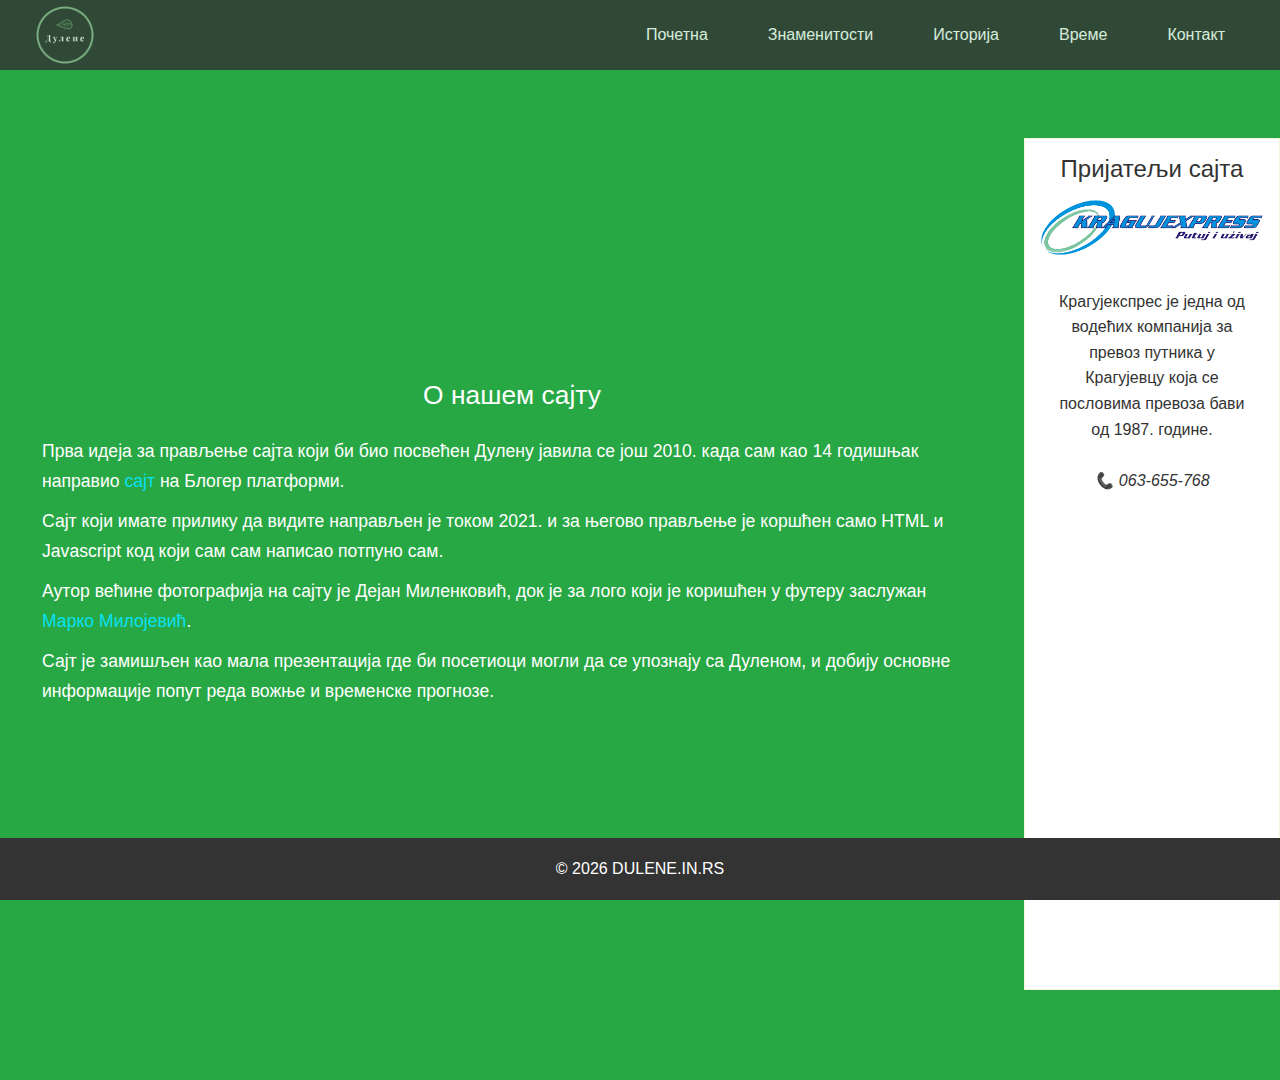
<file: about.html>
<!DOCTYPE html>
<html lang="en">

<head>
    <meta charset="UTF-8">
    <meta http-equiv="X-UA-Compatible" content="IE=edge">
    <meta name="viewport" content="width=device-width, initial-scale=1.0">
    <meta name="description" content="О сајту посвећеном Дулену">
    <title>О сајту</title>
    <link rel="icon" href="favicon.ico" type="image/x-icon">
    <link rel="stylesheet" href="/css/utilities.css">
    <link rel="stylesheet" href="/css/style.css">
    <!-- Global site tag (gtag.js) - Google Analytics -->
    <script async src="https://www.googletagmanager.com/gtag/js?id=G-29W6MF8WXY"></script>
    <script>
        window.dataLayer = window.dataLayer || [];
        function gtag() { dataLayer.push(arguments); }
        gtag('js', new Date());

        gtag('config', 'G-29W6MF8WXY');
    </script>
</head>

<body class="primary-color">
    <header>
        <div id="navbar" class="navbar">
            <img src="img/logo.png" width="70" alt="dulene logo">
            <nav>
                <ul id="meny" class="desktop-meny">
                    <li> <a href="index.html">Почетна</a> </li>
                    <li> <a href="znamenitosti.html"> Знаменитости</a></li>
                    <li> <a href="istorija.html">Историја</a> </li>
                    <li> <a href="vremenska-prognoza-dulene.html">Време</a> </li>
                    <li> <a href="kontakt.html">Контакт</a></li>
                </ul>
            </nav>
            <div id="phone-nav">
                <i class="fa fa-bars fa-lg"></i>
            </div>
        </div>

    </header>
    <main id="about-page" class="">
        <article class=" main-text">
            <h2 class="title">О нашем сајту</h2>
            <p>Прва идеја за прављење сајта који би био посвећен Дулену јавила се још 2010. када сам као 14 годишњак
                направио <a target="_blank" href="https://dulene-blog.blogspot.com/">сајт</a> на Блогер платформи.</p>
            <p>Сајт који имате прилику да видите направљен је током 2021. и за његово прављење је коршћен само HTML и Javascript код који сам сам написао потпуно сам. 
            <p>Аутор већине фотографија на сајту је Дејан Миленковић, док је за лого који је коришћен у футеру заслужан
                <a target="_blank" href="https://www.instagram.com/marko_milojevic_kg/"> Марко Милојевић</a>.
            </p>
            <p>Сајт је замишљен као мала презентација где би посетиоци могли да се упознају са Дуленом, и добију
                основне информације попут реда вожње и временске прогнозе.</p>
        </article>
        <aside class="sidebar">
            <h2>Пријатељи сајта</h2>
            <a target="_blank" href="https://www.kragujexpress.rs/">
                <div class="partners"><img src="./img/partneri/kragujexpress.png" alt="Крагујекспрес"></div>
            </a>
            <p><a href="https://kragujexpress.rs/onama.html">Крагујекспрес</a> је једна од водећих компанија за превоз путника у Крагујевцу која се пословима превоза бави од 1987. године.

            </p> <em><a href="tel:+38163655768">📞 063-655-768</a></em>
        </aside>
    </main>
    <footer id="footer" class="primary-color fixed-botom">

        <div class="footer-text footer-color">
            <p>&copy; <span id="year"></span> DULENE.IN.RS</p>
        </div>
    </footer>

    <script type="module" src="./js/dulenski.js"></script>
</body>

</html>
</file>
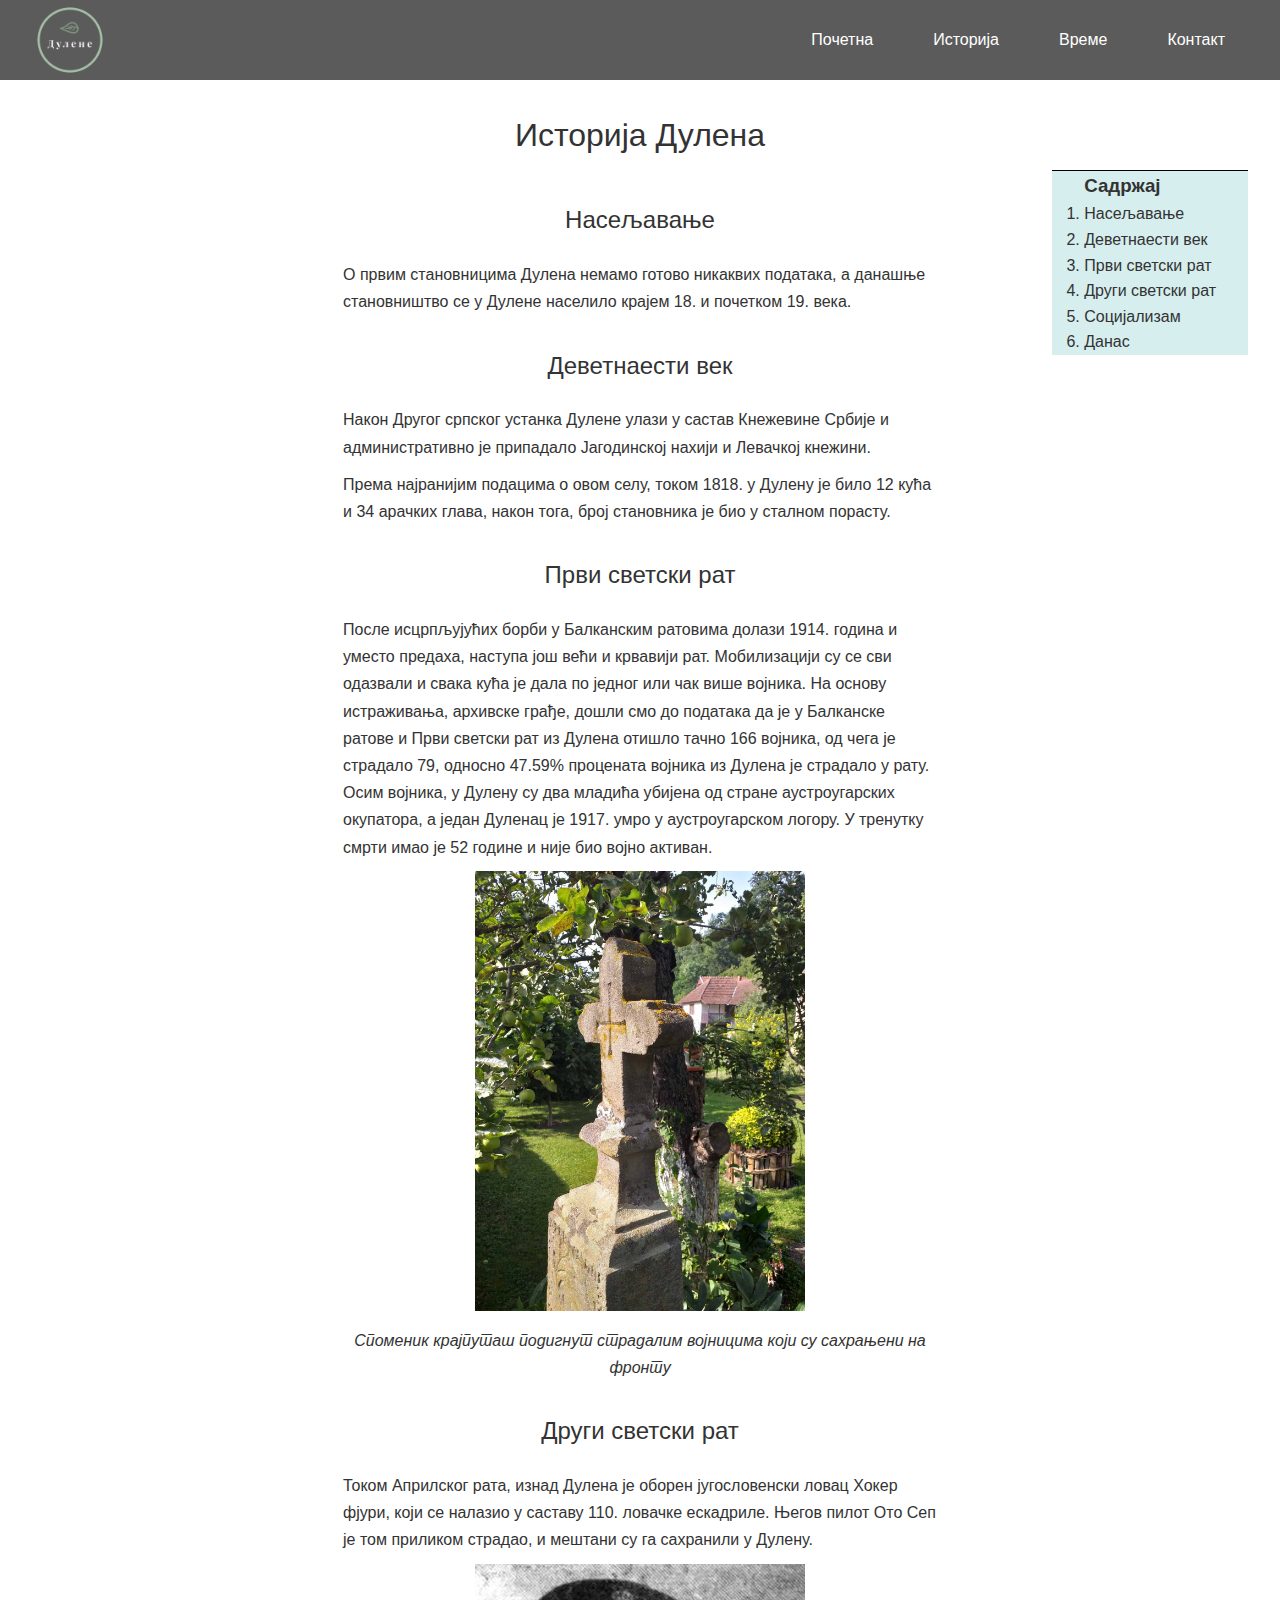
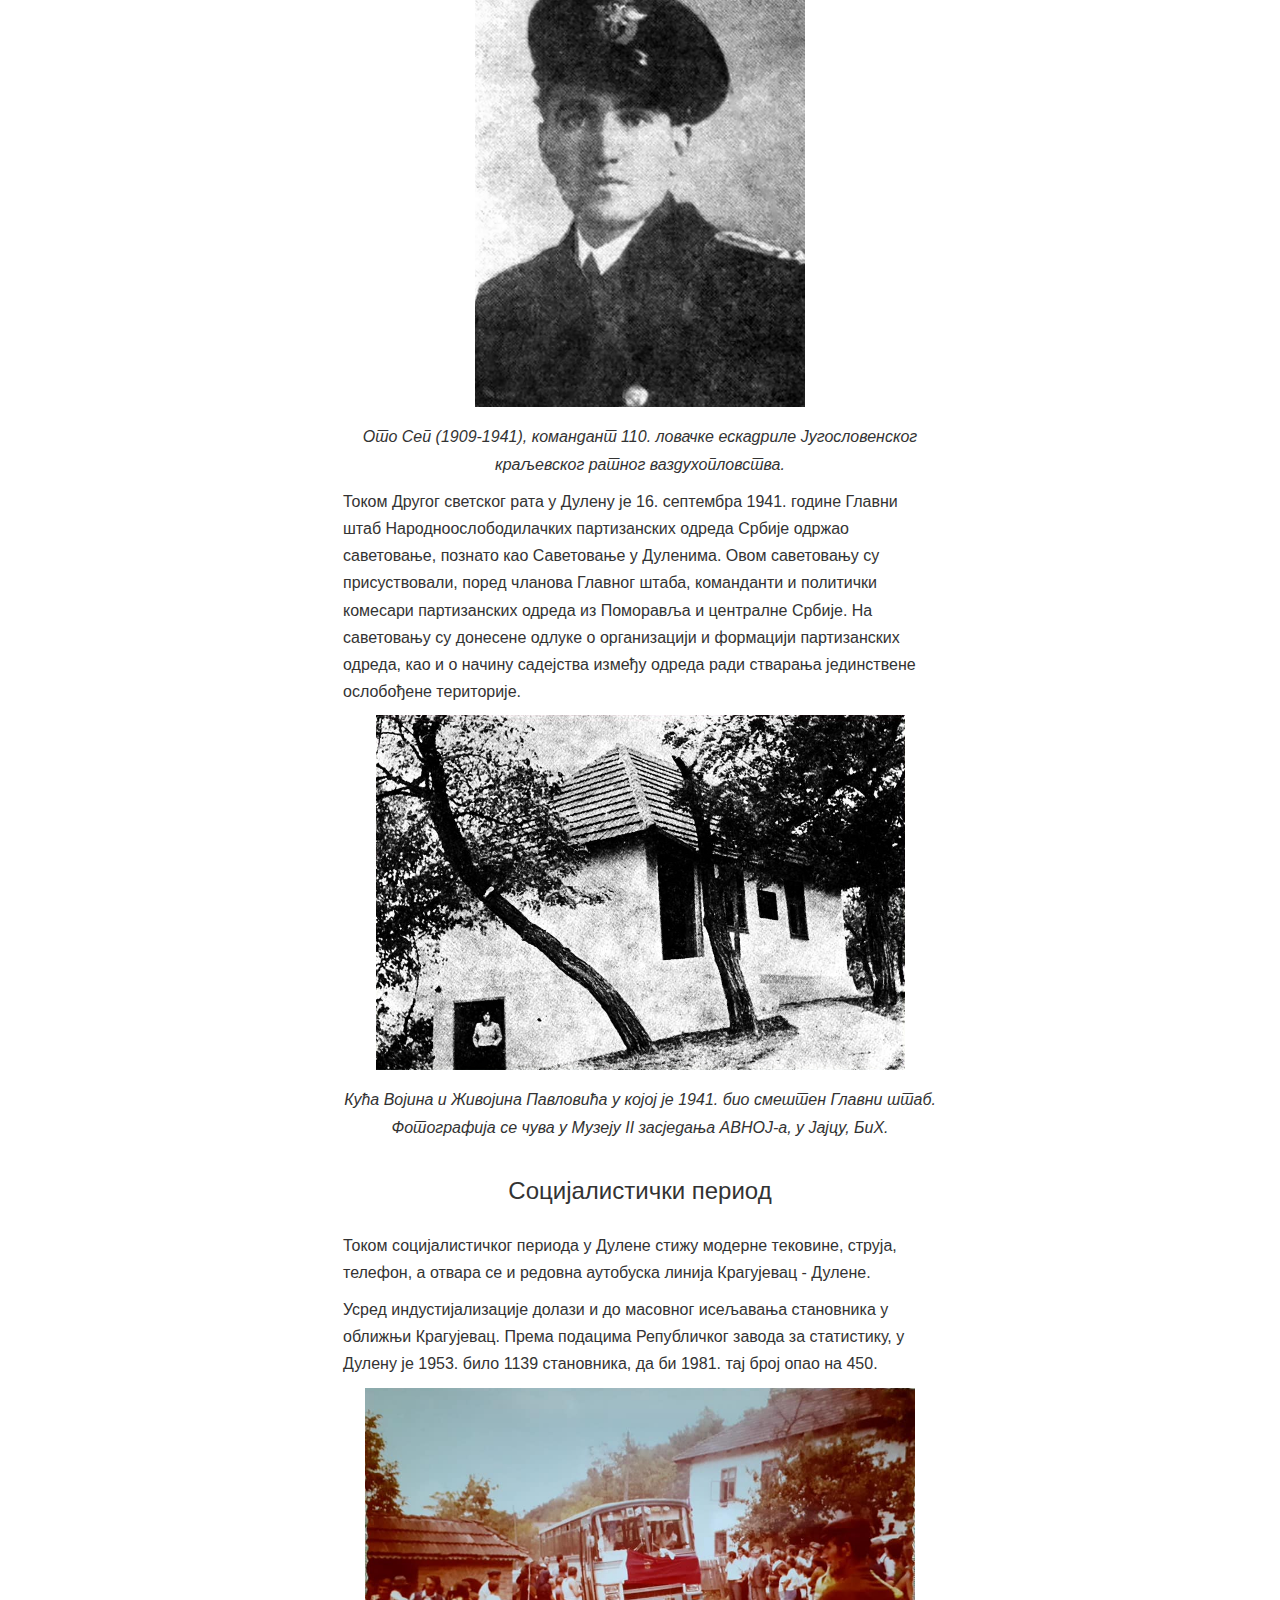
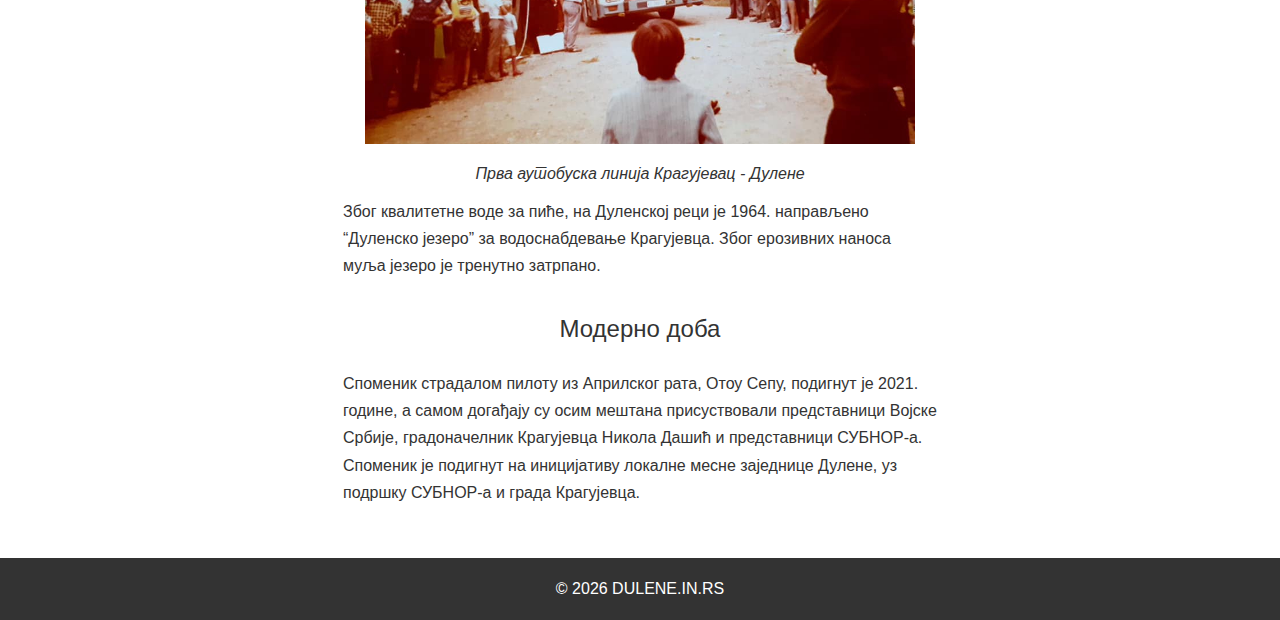
<file: istorija.html>
<!DOCTYPE html>
<html lang="sr">

<head>
    <meta charset="UTF-8" />
    <meta http-equiv="X-UA-Compatible" content="IE=edge" />
    <meta name="viewport" content="width=device-width, initial-scale=1.0" />
    <meta name="keywords"
        content="selo dulene, dulene kragujevac, dulene, село дулене, дулене, дулене крагујевац, дулене гледићке планине, дулене црни врх, дуленска река" />

    <title>Историја | Дулене</title>

    <link rel="icon" href="favicon.ico" type="image/x-icon" />
    <link rel="stylesheet" href="css/style.css" />
    <link rel="stylesheet" href="css/utilities.css" />
    <link rel="stylesheet" href="https://cdnjs.cloudflare.com/ajax/libs/font-awesome/4.7.0/css/font-awesome.min.css" />
    <!-- Global site tag (gtag.js) - Google Analytics -->
    <script async src="https://www.googletagmanager.com/gtag/js?id=G-29W6MF8WXY"></script>
    <script>
        window.dataLayer = window.dataLayer || [];
        function gtag() {
            dataLayer.push(arguments);
        }
        gtag("js", new Date());

        gtag("config", "G-29W6MF8WXY");
    </script>
</head>

<body>
    <header>
        <div id="navbar" class="navbar">
            <img src="img/logo.png" draggable="false" class="nav-logo" alt="dulene logo" />
            <nav>
                <ul id="meny" class="desktop-meny">
                    <li> <a href="index.html">Почетна</a> </li>

                    <li> <a href="istorija.html">Историја</a> </li>
                    <li> <a href="vremenska-prognoza-dulene.html">Време</a> </li>
                    <li> <a href="kontakt.html">Контакт</a></li>
                </ul>
            </nav>
            <div id="phone-nav">
                <i class="fa fa-bars fa-lg"></i>
            </div>
        </div>
    </header>

    <main id="history">
        <div class="intro title">
            <h1>Историја Дулена</h1>
        </div>
        <div class="content-nav">
            <h3>Садржај</h3>
            <ul>
                <li><a href="#naseljavanje"> Насељавање</a> </li>
                <li><a href="#devetnaesti-vek"> Деветнаести век</a></li>
                <li><a href="#ww1"> Први светски рат</a></li>
                <li><a href="#ww2">Други светски рат</a></li>
                <li><a href="#sfrj">Социјализам</a></li>

                <li><a href="#savremeno">Данас</a> </li>

            </ul>
        </div>
        <article class="article">
            <section id="naseljavanje">
                <h2 class="title">Насељавање</h2>
                <p>О првим становницима Дулена немамо готово никаквих података, а данашње становништво се у Дулене
                    населило крајем 18. и почетком 19. века.</p>
            </section>
            <section id="devetnaesti-vek">
                <h2 class="title">Деветнаести век</h2>
                <p>
                    Након Другог српског устанка Дулене улази у састав
                    Кнежевине Србије и административно је припадало Јагодинској нахији и
                    Левачкој кнежини.
                </p>
                <p>
                    Према најранијим подацима о овом селу, током 1818. у Дулену је било 12
                    кућа и 34 арачких глава, након тога, број становника је био у сталном
                    порасту.
                </p>
            </section>
            <section id="ww1">
                <h2 class="title">Први светски рат</h2>
                <p>
                    После исцрпљујућих борби у Балканским ратовима долази 1914. година и
                    уместо предаха, наступа још већи и крвавији рат. Мобилизацији су се сви одазвали и свака кућа
                    је дала по једног или чак више војника.
                    На основу истраживања, архивске грађе, дошли смо до података да је у Балканске ратове и Први светски
                    рат из Дулена отишло тачно 166 војника, од чега је страдало 79, односно 47.59% процената војника из
                    Дулена је страдало у рату.
                   
                   Осим војника, у Дулену су два младића убијена од стране аустроугарских окупатора, а један Дуленац је 1917. умро у аустроугарском логору.
                    У тренутку смрти имао је 52 године и није био војно активан.

                </p>
                <div class="photo-box">
                    <img class="img-high" src="./img/photos/krajputas.jpg" alt="Крајпуташ Дулене" />
                    <em>Споменик крајпуташ подигнут страдалим војницима који су сахрањени на фронту
                    </em>
                </div>
                <p>

                </p>
            </section>
            <section id="ww2">
                <h2 class="title">Други светски рат</h2>
                <p>
                    Током Априлског рата, изнад Дулена је оборен југословенски ловац Хокер
                    фјури, који се налазио у саставу 110. ловачке ескадриле. Његов пилот Ото
                    Сеп је том приликом страдао, и мештани су га сахранили у Дулену.
                </p>
                <div class="photo-box">
                    <img class="img-high" src="./img/photos/oto-sep.jpg" alt="Oto Sep" />
                    <em><a href="http://udruzenjepvlps.org/piloti-vazduhoplovstva-jugoslovenske-vojske-poginuli-u-aprilskom-ratu/otosep_zps6798ea55/"
                            target="_blank">Ото Сеп</a>
                        (1909-1941), командант 110. ловачке ескадриле Југословенског
                        краљевског ратног ваздухопловства. <br />
                    </em>
                </div>
                <p>
                    Током Другог светског рата у Дулену је 16. септембра 1941. године
                    Главни штаб Народноослободилачких партизанских одреда Србије одржао
                    саветовање, познато као Саветовање у Дуленима. Овом саветовању су
                    присуствовали, поред чланова Главног штаба, команданти и политички
                    комесари партизанских одреда из Поморавља и централне Србије. На
                    саветовању су донесене одлуке о организацији и формацији партизанских
                    одреда, као и о начину садејства између одреда ради стварања јединствене
                    ослобођене територије.
                </p>
                <div class="photo-box float-left">
                    <img src="./img/photos/zgrada_u_selu_dulenu.jpg" alt="Spomen kuća u Lisi" />
                    <em>Кућа Војина и Живојина Павловића у којој је 1941. био смештен Главни
                        штаб. <br />
                        Фотографија се чува у
                        <a href="https://www.muzejavnoj.ba/virtuelna-tura/sala/srbija-3" target="_blank">
                            Музеју II засједања АВНОЈ-а</a>, у Јајцу, БиХ.</em>
                </div>
            </section>
            <section id="sfrj">
                <h2 class="title">Социјалистички период</h2>

                <p> Током социјалистичког периода у Дулене стижу модерне тековине, струја, телефон, а отвара се и
                    редовна аутобуска линија Крагујевац - Дулене.</p>
                    <p>Усред индустијализације долази и до масовног исељавања становника у оближњи Крагујевац. Према подацима Републичког завода за статистику, у Дулену је 1953. било 1139 становника, да би 1981. тај број опао на 450.</p>

                <div class="photo-box">
                    <img class="img-medium" src="./img/photos/otvaranje-autobusa.jpg" alt="Прва аутобуска линија" />
                    <em>
                        Прва аутобуска линија Крагујевац - Дулене <br />
                    </em>
                </div>
                <p>Због квалитетне воде за пиће, на Дуленској реци је 1964. направљено “Дуленско језеро” за водоснабдевање
                    Крагујевца. Због ерозивних наноса муља језеро је тренутно затрпано.
                </p>
            </section>

            <section id="savremeno">
                <h2 class="title">Модерно доба</h2>

                <p>
                    Споменик страдалом пилоту из Априлског рата, Отоу Сепу, подигнут је
                    2021. године, а самом догађају су осим мештана присуствовали
                    представници Војске Србије, градоначелник Крагујевца Никола Дашић и
                    представници СУБНОР-а. Споменик је подигнут на иницијативу локалне месне
                    заједнице Дулене, уз подршку СУБНОР-а и града Крагујевца.
                </p>
            </section>

        </article>
    </main>

    <footer id="footer" class="primary-color">
        <div class="footer-text footer-color">
            <p>&copy; <span id="year"></span> DULENE.IN.RS</p>
        </div>
    </footer>

    <script type="module" src="./js/dulenski.js"></script>
</body>

</html>
</file>
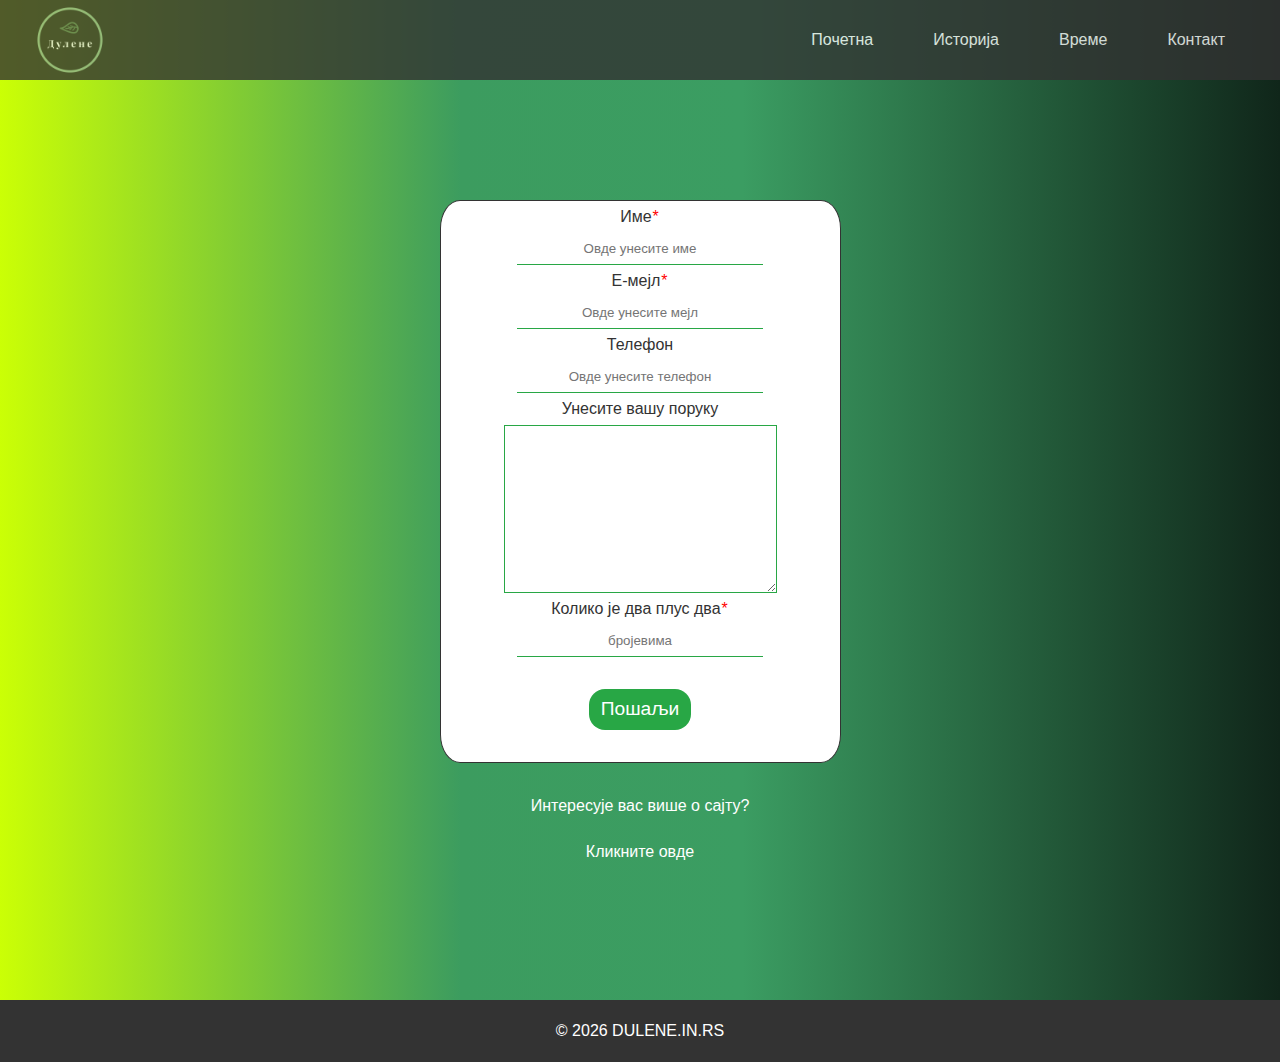
<file: kontakt.html>
<!DOCTYPE html>
<html lang="sr">
<head>
    <meta charset="UTF-8">
    <meta http-equiv="X-UA-Compatible" content="IE=edge">
    <meta name="viewport" content="width=device-width, initial-scale=1.0">
    <meta name="description" content="Јавите се сајту Дулене. Оставите нам ваше предлоге и примедбе.">
    <meta name="keywords" content="selo dulene, dulene kragujevac, dulene, село дулене, дулене, дулене крагујевац, дулене гледићке планине, дулене црни врх, дуленска река">
    <title>Контакт | Дулене</title>

    <link rel="icon" href="favicon.ico" type="image/x-icon">
    <link rel="stylesheet" href="css/style.css">
    <link rel="stylesheet" href="css/utilities.css">
    <link rel="stylesheet" href="https://cdnjs.cloudflare.com/ajax/libs/font-awesome/4.7.0/css/font-awesome.min.css">
<!-- Global site tag (gtag.js) - Google Analytics -->
<script async src="https://www.googletagmanager.com/gtag/js?id=G-29W6MF8WXY"></script>
<script>
  window.dataLayer = window.dataLayer || [];
  function gtag(){dataLayer.push(arguments);}
  gtag('js', new Date());

  gtag('config', 'G-29W6MF8WXY');
</script>
</head>
<body class="primary-color-gradiant">
    <header>
        <div id="navbar" class="navbar">
            <img src="img/logo.png" draggable="false"  class="nav-logo" alt="dulene logo">
            <nav>
        
                <ul id="meny" class="desktop-meny">
                    <li> <a href="index.html">Почетна</a> </li>

                    <li> <a href="istorija.html">Историја</a> </li>
                    <li> <a href="vremenska-prognoza-dulene.html">Време</a> </li>
                    <li> <a href="kontakt.html">Контакт</a></li>
                </ul>
        </nav>
        <div" id="phone-nav">
            <i class="fa fa-bars fa-lg"></i>
        </div>
        </div>
        
            </header>
            <main class="main">

<section class="center">

    <form class="form" action="poruka.php" method="post">
            <label class="obavezno" for="name">Име</label>
                <input type="text" name="ime" placeholder="Овде унесите име" required>
            <label class="obavezno" for="email"> Е-мејл</label>
                <input  type="email" name="email" placeholder="Овде унесите мејл" required>
            <label for="phone">Телефон</label>
            <input  type="tel" name="phone" placeholder="Овде унесите телефон">
            <label for="message">Унесите вашу поруку</label>
                <textarea autofocus name="message" id="poruka" cols="30" rows="10" maxlength="300"></textarea>
            <label class="obavezno" for="pitanje">Колико је два плус два</label>
            <input type="text" id="pitanje" name="pitanje" required placeholder="бројевима">
                <button type="submit" class="btn btn-green" name="send">Пошаљи</button>
    </form>

</section>
<section class="center text-white">
    <p>Интересује вас више о сајту?</p>
    <p><a href="o-nama.html" class="underline">Кликните овде</a> </p>
</section>
</main>

<footer>
    <div class="footer-text footer-color">
        <p>&copy;  <span id="year"></span>  DULENE.IN.RS</p>
    </div>
</footer>
<script type="module" src="./js/dulenski.js"></script>

    </script>
</body>
</html>
</file>
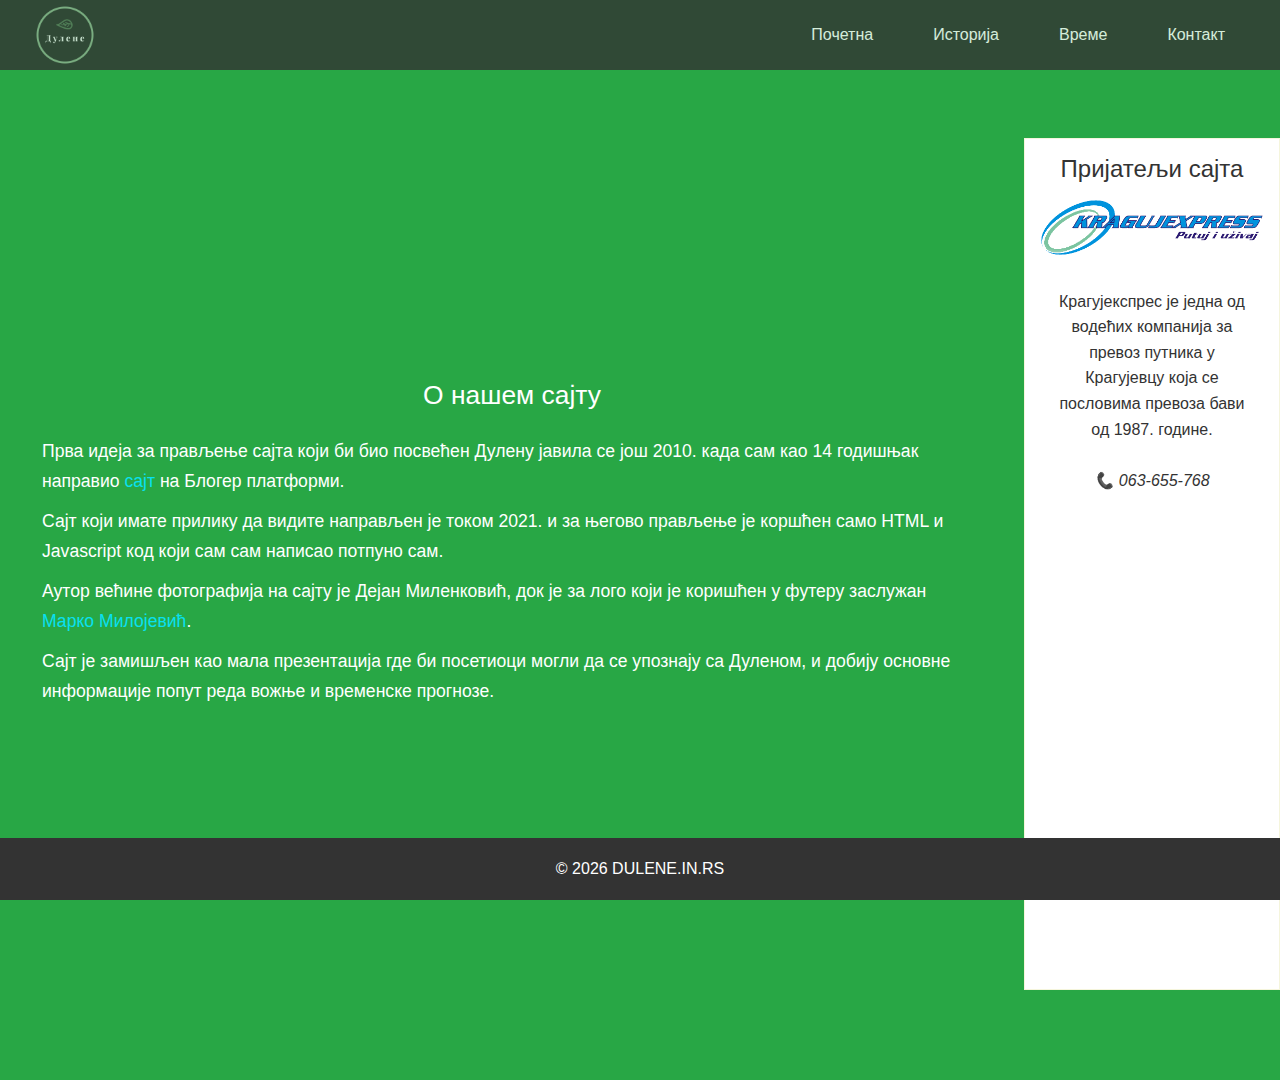
<file: o-nama.html>
<!DOCTYPE html>
<html lang="sr">

<head>
    <meta charset="UTF-8">
    <meta http-equiv="X-UA-Compatible" content="IE=edge">
    <meta name="viewport" content="width=device-width, initial-scale=1.0">
    <meta name="description" content="О сајту посвећеном Дулену">
    <title>О сајту</title>
    <link rel="icon" href="favicon.ico" type="image/x-icon">
    <link rel="stylesheet" href="/css/utilities.css">
    <link rel="stylesheet" href="/css/style.css">
    <!-- Global site tag (gtag.js) - Google Analytics -->
    <script async src="https://www.googletagmanager.com/gtag/js?id=G-29W6MF8WXY"></script>
    <script>
        window.dataLayer = window.dataLayer || [];
        function gtag() { dataLayer.push(arguments); }
        gtag('js', new Date());

        gtag('config', 'G-29W6MF8WXY');
    </script>
</head>

<body class="primary-color">
    <header>
        <div id="navbar" class="navbar">
            <img src="img/logo.png" width="70" alt="dulene logo">
            <nav>
                <ul id="meny" class="desktop-meny">
                    <li> <a href="index.html">Почетна</a> </li>

                    <li> <a href="istorija.html">Историја</a> </li>
                    <li> <a href="vremenska-prognoza-dulene.html">Време</a> </li>
                    <li> <a href="kontakt.html">Контакт</a></li>
                </ul>
            </nav>
            <div id="phone-nav">
                <i class="fa fa-bars fa-lg"></i>
            </div>
        </div>

    </header>
    <main id="about-page" class="">
        <article class=" main-text">
            <h2 class="title">О нашем сајту</h2>
            <p>Прва идеја за прављење сајта који би био посвећен Дулену јавила се још 2010. када сам као 14 годишњак
                направио <a target="_blank" href="https://dulene-blog.blogspot.com/">сајт</a> на Блогер платформи.</p>
            <p>Сајт који имате прилику да видите направљен је током 2021. и за његово прављење је коршћен само HTML и Javascript код који сам сам написао потпуно сам. 
            <p>Аутор већине фотографија на сајту је Дејан Миленковић, док је за лого који је коришћен у футеру заслужан
                <a target="_blank" href="https://www.instagram.com/marko_milojevic_kg/"> Марко Милојевић</a>.
            </p>
            <p>Сајт је замишљен као мала презентација где би посетиоци могли да се упознају са Дуленом, и добију
                основне информације попут реда вожње и временске прогнозе.</p>
        </article>
        <aside class="sidebar">
            <h2>Пријатељи сајта</h2>
            <a target="_blank" href="https://www.kragujexpress.rs/">
                <div class="partners"><img src="./img/partneri/kragujexpress.png" alt="Крагујекспрес"></div>
            </a>
            <p><a href="https://kragujexpress.rs/onama.html">Крагујекспрес</a> је једна од водећих компанија за превоз путника у Крагујевцу која се пословима превоза бави од 1987. године.

            </p> <em><a href="tel:+38163655768">📞 063-655-768</a></em>
        </aside>
    </main>
    <footer id="footer" class="primary-color fixed-botom">

        <div class="footer-text footer-color">
            <p>&copy; <span id="year"></span> DULENE.IN.RS</p>
        </div>
    </footer>

    <script type="module" src="./js/dulenski.js"></script>
</body>

</html>
</file>
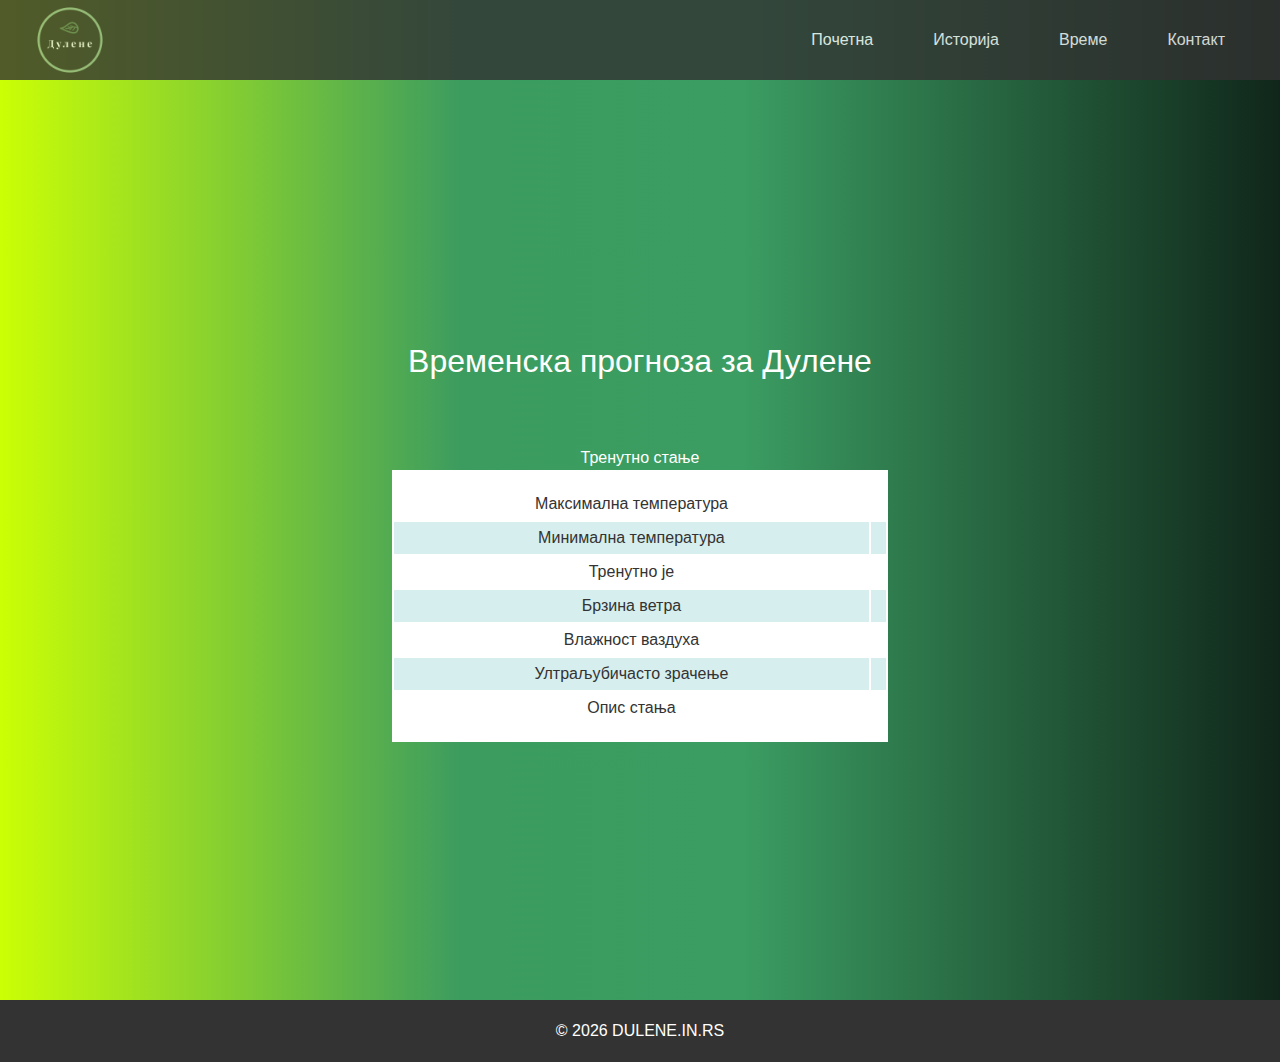
<file: vremenska-prognoza-dulene.html>
<!DOCTYPE html>
<html lang="sr">
<head>
    <meta charset="UTF-8">
    <meta http-equiv="X-UA-Compatible" content="IE=edge">
    <meta name="viewport" content="width=device-width, initial-scale=1.0">
    <meta name="keywords" content="dulene vreme, dulene vremenska prognoza, дулене време, дулене временска прогноза, dulene, село дулене, дулене, дулене крагујевац, дулене гледићке планине, дулене црни врх, дуленска река">
    <meta name="description" content="Тренутна временска прогноза у Дулену">
    <title>Временска прогноза за Дулене</title>

    <link rel="icon" href="favicon.ico" type="image/x-icon">
    <link rel="stylesheet" href="css/style.css">
    <link rel="stylesheet" href="css/utilities.css">
    <link rel="stylesheet" href="https://cdnjs.cloudflare.com/ajax/libs/font-awesome/4.7.0/css/font-awesome.min.css">
<!-- Global site tag (gtag.js) - Google Analytics -->
<script async src="https://www.googletagmanager.com/gtag/js?id=G-29W6MF8WXY"></script>
<script>
  window.dataLayer = window.dataLayer || [];
  function gtag(){dataLayer.push(arguments);}
  gtag('js', new Date());

  gtag('config', 'G-29W6MF8WXY');
</script>
</head>
<body class="primary-color-gradiant">
    <header>
        <div id="navbar" class="navbar">
            <img src="img/logo.png" draggable="false"  class="nav-logo" alt="dulene logo">
            <nav>
        
                <ul id="meny" class="desktop-meny">
                    <li> <a href="index.html">Почетна</a> </li>

                    <li> <a href="istorija.html">Историја</a> </li>
                    <li> <a href="vremenska-prognoza-dulene.html">Време</a> </li>
                    <li> <a href="kontakt.html">Контакт</a></li>
                </ul>
        </nav>
        <div id="phone-nav">
            <i class="fa fa-bars fa-lg"></i>
        </div>
        </div>
            </header>

            <main class="prognoza text-white">
                <h1 class="title">Временска прогноза за Дулене</h1>

                  
                    <table id="currentWeather" class=" secondary-color">
                        <caption class="text-white">Тренутно стање</caption>
                       <tr>
                           <td>Максимална температура</td>
                           <td><span id="max"></span></td> 
                       </tr>
                       <tr>
                           <td>Минимална температура</td>
                        <td><span id="min"></span></td>
                       </tr>
                        <tr>
                            <td>Тренутно је</td>
                            <td><span id="temperature"></td>
                        </tr>
                        <tr>
                            <td>Брзина ветра</td>
                            <td><span id="windSpeed"></span></td>
                        </tr>
                        <tr>
                            <td>Влажност ваздуха</td>
                            <td><span id="humidity"></span></td>
                        </tr>
                        <tr>
                            <td>Ултраљубичасто зрачење</td>
                            <td><span id="uvi"></span></td>
                        </tr>
                        <tr>
                            <td>Опис стања</td>
                            <td><span id="descr"></span></td>
                        </tr>
                    </table>
            </main>
    <footer id="footer" class="primary-color">
 
        <div class="footer-text footer-color">
            <p>&copy; <span id="year"></span> DULENE.IN.RS</p>
        </div>
       </footer>
       <script type="module" src="./js/dulenski.js"></script>

</body>
</html>
</file>
<file: css/utilities.css>
*{
    box-sizing: border-box;
    margin: 0;
    padding: 0;
}

/*Underline*/
.underline:hover{
    text-decoration: underline;
}
/*Wrapper*/
.wraper{
 max-width: 300px;
}
/*100vh*/
.hundredVH{
height: 91vh;
}
/*Colors*/
.primary-color{
    background-color: #28a745;
    color: #fff;
}
.primary-color-gradiant{
    background: rgb(2,0,36);
    background: linear-gradient(90deg, rgba(2,0,36,1) 0%, rgba(40,167,69,1) 0%, rgba(203,255,5,1) 0%, rgba(60,156,95,1) 36%, rgba(59,157,98,1) 58%, rgba(16,38,26,1) 100%);
}
.secondary-color{
    background-color:#fff ;
    color: #333;
}
.footer-color{
    background-color: #333;
    color: #fff; 
}
.text-white{
    color: #fff;
}
.light-green{
    background-color: #FF5733;
    color: #fff;
}
.redAlert{
    color: red;
}

/*font*/
html, body{
        scroll-behavior: smooth
}
body{
    font-family: 'Segoe UI', Tahoma, Geneva, Verdana, sans-serif;
    background: #fff;
    color: #333;
    line-height: 1.6;
}

ul{
    list-style: none;
}
a{
    color: inherit;
    text-decoration: none;
}

h1, h2{
    font-weight: 300;
    line-height: 1.2;
}
p{
    margin: 10px 10px;
}
main{
    margin-top: 100px;
    min-height: 100vh;
}
.btn{
    text-align: center;
    padding: 0.6rem 0.7rem;

    cursor: pointer;
    border:none;
    border-radius: 1rem;
    margin: 2rem;
    font-size: 1.2rem;
    font-family: 'Segoe UI', Tahoma, Geneva, Verdana, sans-serif;
    display: block;

}
.btn-green{
    background-color: #28a745;
    color: #fff;
}
.btn-green:hover{

    background-color: rgb(82, 143, 47);
}
.btn-white{
    background-color:#fff ;
    color: #333;
}
.btn-white:hover{
    background-color:rgb(230, 221, 221) ;
    color: #333;
}
.social{
  
        padding: 20px;
        font-size: 30px;
        width: 50px;
        text-align: center;
        text-decoration: none;
     
}
.social:hover{
    opacity: 0.7;

}
section{
    margin: 20px 10px;
}
.title{
    text-align: center;
    padding: 1rem;
}

.grid{
    display: grid;
    grid-template-columns: 1fr 1fr ;
}
@media screen and (max-width:700px) {
    .grid{
        display: flex;
        flex-direction: column;
        gap: 10px;
    }
}


/*Center layout*/
.center{
    display: flex;
    flex-direction: column;
    align-items: center;
    justify-content: center;
    /* text-align: center; */
    height: 100%;
}


.fixed-botom{
    position: fixed;
    width: 100%;
    bottom: 0;
}

.photo-box{
    display: flex;
    flex-direction: column;
    align-items: center;
    justify-content: center;
    gap: 1rem;
  
    text-align: center;
}
.photo-box .img-high{
    width: 30%;
}
.photo-box .img-medium{
    width: 50%;
}
@media screen and (max-width:700px){
.photo-box >img{
    max-width: 100%;
}
.photo-box .img-high{
    width:80%;
}
.photo-box .img-medium{
    width: 90%;
}
}
</file>
<file: css/style.css>
@import url('https://fonts.googleapis.com/css2?family=Caveat:wght@400;500;600;700&display=swap');


.navbar{
    z-index: 1;
    display: flex;
    flex-flow: row;
    align-items: center;
    background-color: #333;
    justify-content: space-between;
    opacity: 0.8;
    color: #fff;
    width: 100%;
    position: fixed;
    top: 0px;
    padding: 0 30px;
    transition: 1s;
}

/* Navbar logo */
.nav-logo{
    width: 80px;
}
#meny{
    align-self: center;
    display: flex;
    flex-flow: row;
    gap: 10px;

}
.navbar a{
    color: #fff;
    padding: 10px 20px;
    margin: 0 5px;
    cursor: pointer;

}
.navbar a:hover{
    color: rgba(255, 255, 255, 0.88);
    border-bottom: 1px #28a745 ridge;
   transition: 500ms;
}

#phone-nav{
    color: #28a745 ;
    padding: 5px;
    margin-bottom: 1rem;
    margin-top: 1rem;
    cursor: pointer;
    border: 1px solid #28a745 ;
}

@media screen and (min-width:700px) {
    #phone-nav{
    display: none;
    }    
    }
@media screen and (max-width:700px) {
#meny{
display: none;
flex-flow: column;
}    
}

.hero{
    background: linear-gradient(rgba(0, 0, 0, 0.5), rgba(0, 0, 0, 0.5)), url('../img/main.jpg') no-repeat center center/cover;
    height:100vh;
    position: relative;
    color: #fff;   
}
.hero .content{
    display: flex;
    flex-direction: column;
    align-items: center;
    justify-content: center;
    text-align: center;
    height: 100%;
      
}
.hero .content h1{
    font-family: Caveat;
color: rgb(255, 255, 255) !important;
    margin-bottom: 1rem;
    font-size: 7rem;

}
.hero .content p
{
    color: #fff !important;
    font-family: Caveat;
font-size: 4rem;
margin: 1rem;

}
.main{
    min-height: 100vh;
}
#znamenitosti h2{
    text-align: center;
    padding: 10px 0;
}
#znamenitosti h3{
    text-align: center;
font-size: 2rem;
font-weight: 300;
line-height: 1.2;
margin: 15px 0;    
}
.card{
    text-align: start;
    padding: 5%;

}


/*Galerija*/
.wrapper-gallery{
    margin: 0 20px;
}
#index-gallery{
    display: grid;
    grid-template-columns: auto auto auto auto ;
    gap: 0.5rem;
}

#index-gallery .gallery-img{
  cursor: pointer;

}

#index-gallery .gallery-img:hover{
    opacity: 0.9;
}
@media screen and (max-width:700px) {
    #index-gallery{
        grid-template-columns:auto auto;
    }
}

.gallery-img >img{
    width: 100%;
    height: 100%;
}

/*Mape */
#map >iframe{
    width:100%;height:400px;
}

#mape{
display: flex;
flex-flow: row;
flex-wrap: wrap;
}
#mape >div{
flex: 1;
}
@media screen and (max-width:700px) {
    #mape{
        flex-flow:column;
    }
}
.map-text{
    margin: 0 15px;
}
.tabela{
    border: 1px solid black;
    width: 50%;
    float: left;
    padding: 10px;
    text-align: center;
}
tr:nth-child(even) {
    background-color: #D6EEEE;
  }
.info-text{
    display: block;
    margin: 10px;
}
@media screen and (max-width:700px) {
    .tabela{
        width: 100%;
        float: none;
        padding: 10px;

    }
}

/*ABOUT PAGE*/
/* margine su zbog fixed navbara i futera */
#about-page{
    margin-top: 90px;
    margin-bottom: 90px;
    display: grid;
    grid-template-columns: 4fr 1fr;
}
#about-page .main-text{
 margin: auto;
 padding: 1rem 2rem;
 font-size: 1.1rem;
 line-height: 1.7;
 text-align: start;
}
#about-page a{
    color: #08e0f0;
   }
   #about-page .sidebar{
    background-color: #fff;
    color: #333;
    border: 1px solid beige;
    padding: 1rem;
    display: flex;
    flex-direction: column;
    gap: 1rem;
    text-align: center;
margin-top: 3rem;
   }
   #about-page .sidebar img{
    width: 100%;
   }
   #about-page .sidebar a{
    color: #333;
   }
   /*PHONE*/
   @media screen and (max-width:700px) {
    #about-page {
       grid-template-columns: 1fr;
    }
  
}
/*Footer*/

.footer-cards{
    display: flex;
    flex-flow: row-reverse;
    flex-wrap: wrap; 
    
    justify-content: space-between; 
}
.card-text{
    padding: 10px;
}
.footer-text{
    text-align: center;
    padding: 0.5rem;
}
.footer-cards >div{
    flex: 1;
}
.footer-cards img{
    height: 100%;
    width: 100%;
    
}
@media screen and (min-width:700px) and (max-width:1100px) {
    .footer-cards {
        flex-flow:column-reverse;
    }
  #logo-img{
      display: none;
  }
}
@media screen and (max-width:700px) {
    .footer-cards {
        flex-flow:column-reverse;
    }
  
}


/*Form*/
.form{
    background-color: #fff;
    color: #333;
    padding-left:  5%;
    padding-right:  5%;
    border: 1px solid #333;
    border-radius: 5%;
    margin-top: 100px;
    display: flex;
    flex-wrap: wrap;
    flex-direction: column; 
    align-items: center;
}
.form input{
    border: none;
    border-bottom:1px solid #28a745 ;
    text-align: center;
    width: 90%;
}
.form textarea{
    padding: 0.5rem;
    border: 1px solid #28a745 ;
    outline: #28a745 ;
}
.form label{
    padding: 0.2rem;
}
.form input{
    padding: 0.5rem;
}
.form input:focus{
    outline: none;

}
.form-info{
    font-size: small;
    text-align: center;
    margin-bottom: 0.5rem;

}
.obavezno::after{
    content: "*";
    color: red;
    padding: 1px;
}

/*History*/
#history{
    margin-top: 100px;
    padding-left: 5rem;
    padding-right: 5rem; 
}
#history .article{
padding-bottom: 2rem;
}
#history p, #history em{
    
    line-height: 1.7rem;
    margin-left:23% ;
    margin-right: 23%;
}
#history .content-nav {
    position: fixed;
    right: 2rem;
    max-width: fit-content;
    margin: auto;
    padding:0 2rem;
    border-top: 1px solid black;
    background-color: #D6EEEE;
   
}
#history .content-nav ul{
    list-style:decimal;
    scroll-behavior: smooth;
}
@media screen and (max-width:700px){
    #history{
        margin-top: 100px;
        padding-left: 1rem;
        padding-right: 1rem;
    }
    #history p, #history em{
    
        line-height: 1.7rem;
       margin: 1rem;

    }
    #history .content-nav {
        display: block;
        position: relative;
    }
 
}



/* Vremenska prognoza */
.prognoza{
    text-align: center;
    display: grid;
    justify-content: center;
    align-content: center;
    gap: 1rem;
}
.prognoza td{
    padding: 0.2rem;
}
.danger{
    display: none;
}
#currentWeather{
    margin: 2rem 0;
    padding: 1rem 0;
}
/*Work in progress*/
#lightboxBg {
    display: none;
    position: fixed;
    z-index: 150;
    top: 0px;
    background-color: rgba(150, 150, 150, 0.8);
    backdrop-filter: blur(2px);
    flex-direction: column;
    justify-content: center;
    align-items: center;
    min-height: 100vh;
    min-width: 100vw;
}

#lightboxBg.active {
    display: flex;
}
#lightboxImg {
    color: #fff;
    display: flex;
    flex-direction: column;
    align-items: center;
    justify-content: center;
    background-color: #fff;
}
#modalPhoto{
    max-height:550px;
}
#text{
    z-index: 2;
    color: #333;
}
#lightboxImg .fa-x {
    position: absolute;
    top: 50px;
    right: 50px;
    color: #fff;
}
.fa-x:hover{
    transition: 1s;
    transform: scale(1.8);

}
#lightboxImg .fa-x:hover {
    cursor: pointer;
}

#lightboxImg .fa-arrow-circle-right {
    position: absolute;
    right: 50px;
    top: 50%;
    cursor: pointer;
}

#lightboxImg .fa-arrow-circle-left {
    position: absolute;
    /* left: -50px; */
    left: 50px;
    top: 50%;
    cursor: pointer;
}

@media(max-width: 768px) {
    #lightboxImg {
        max-width: 100%;
        max-height: 100%;
    }
    #modalPhoto{
        max-height:250px;
    }
    #lightboxImg .fa-arrow-circle-right {
        right: 5px;
    }

    #lightboxImg .fa-arrow-circle-left {
        left: 5px;
    }

    #lightboxImg .fa-x {
        top: 25%;
        right: 5px;
    }
}
</file>
